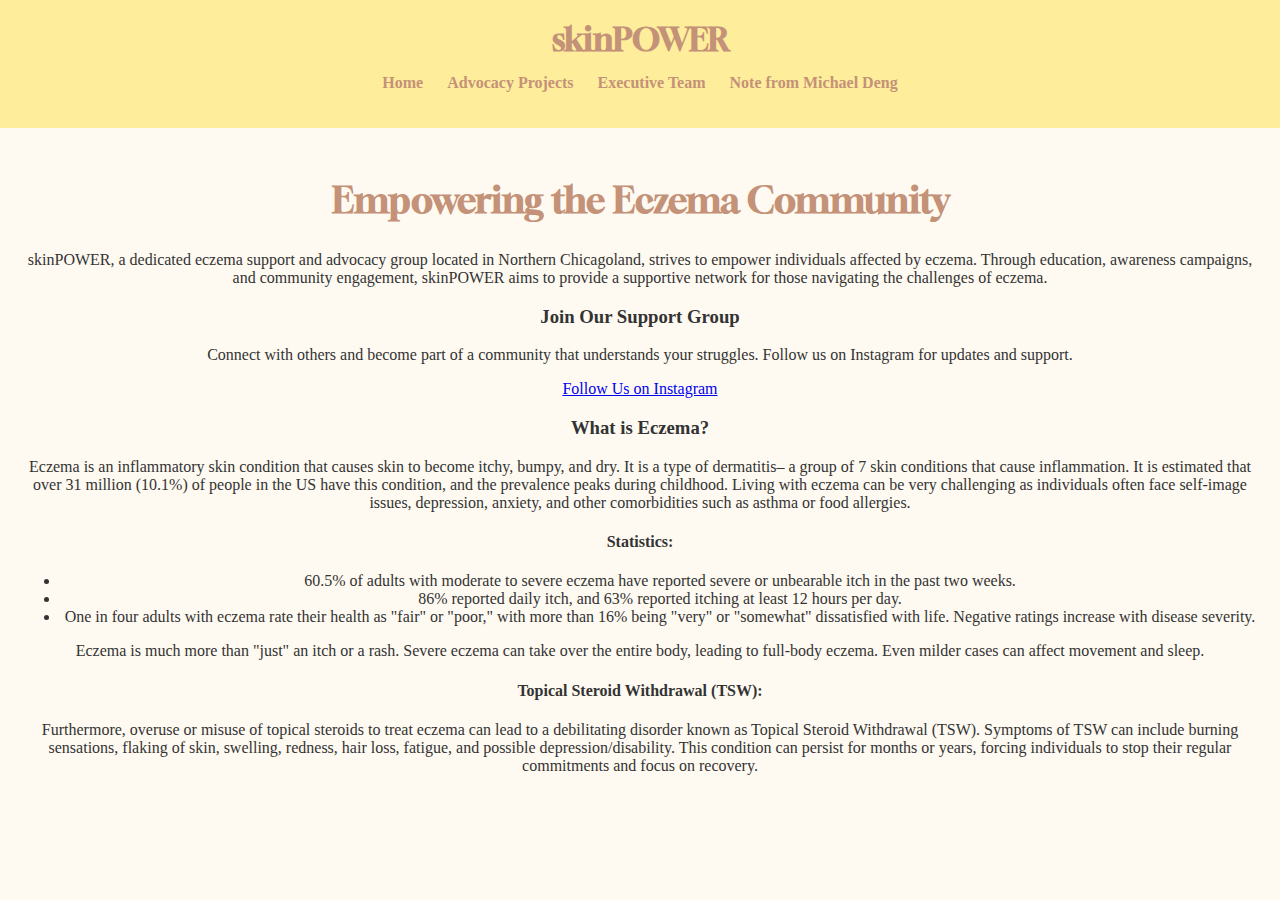
<file: index.html>
<!DOCTYPE html>
<html lang="en">
<head>
    <meta charset="UTF-8">
    <meta name="viewport" content="width=device-width, initial-scale=1.0">
    <title>skinPOWER - Empowering the Eczema Community</title>
    <link href="https://fonts.googleapis.com/css2?family=Gloock&family=Georgia&display=swap" rel="stylesheet">
    <link rel="stylesheet" href="styles.css">
</head>
<body>
    <header>
        <div class="logo">
            <h1>skinPOWER</h1>
        </div>
        <nav>
           <ul>
                <li><a href="index.html">Home</a></li>
                <li><a href="projects.html">Advocacy Projects</a></li>
                <li><a href="exec.html">Executive Team</a></li>
                <li><a href="editor.html">Note from Michael Deng</a></li>
            </ul>
        </nav>
    </header>

    <main>
        <section class="hero">
            <h2>Empowering the Eczema Community</h2>
            <p>skinPOWER, a dedicated eczema support and advocacy group located in Northern Chicagoland, strives to empower individuals affected by eczema. Through education, awareness campaigns, and community engagement, skinPOWER aims to provide a supportive network for those navigating the challenges of eczema.</p>
        </section>

        <section class="join-us">
            <h3>Join Our Support Group</h3>
            <p>Connect with others and become part of a community that understands your struggles. Follow us on Instagram for updates and support.</p>
            <a href="https://www.instagram.com" target="_blank" class="btn">Follow Us on Instagram</a>
        </section>

        <section class="eczema-info">
            <h3>What is Eczema?</h3>
            <p>Eczema is an inflammatory skin condition that causes skin to become itchy, bumpy, and dry. It is a type of dermatitis– a group of 7 skin conditions that cause inflammation. It is estimated that over 31 million (10.1%) of people in the US have this condition, and the prevalence peaks during childhood. Living with eczema can be very challenging as individuals often face self-image issues, depression, anxiety, and other comorbidities such as asthma or food allergies.</p>

            <h4>Statistics:</h4>
            <ul>
                <li>60.5% of adults with moderate to severe eczema have reported severe or unbearable itch in the past two weeks.</li>
                <li>86% reported daily itch, and 63% reported itching at least 12 hours per day.</li>
                <li>One in four adults with eczema rate their health as "fair" or "poor," with more than 16% being "very" or "somewhat" dissatisfied with life. Negative ratings increase with disease severity.</li>
            </ul>

            <p>Eczema is much more than "just" an itch or a rash. Severe eczema can take over the entire body, leading to full-body eczema. Even milder cases can affect movement and sleep.</p>

            <h4>Topical Steroid Withdrawal (TSW):</h4>
            <p>Furthermore, overuse or misuse of topical steroids to treat eczema can lead to a debilitating disorder known as Topical Steroid Withdrawal (TSW). Symptoms of TSW can include burning sensations, flaking of skin, swelling, redness, hair loss, fatigue, and possible depression/disability. This condition can persist for months or years, forcing individuals to stop their regular commitments and focus on recovery.</p>
        </section>
    </main>

  
    <script src="script.js"></script>
</body>
</html>
</file>
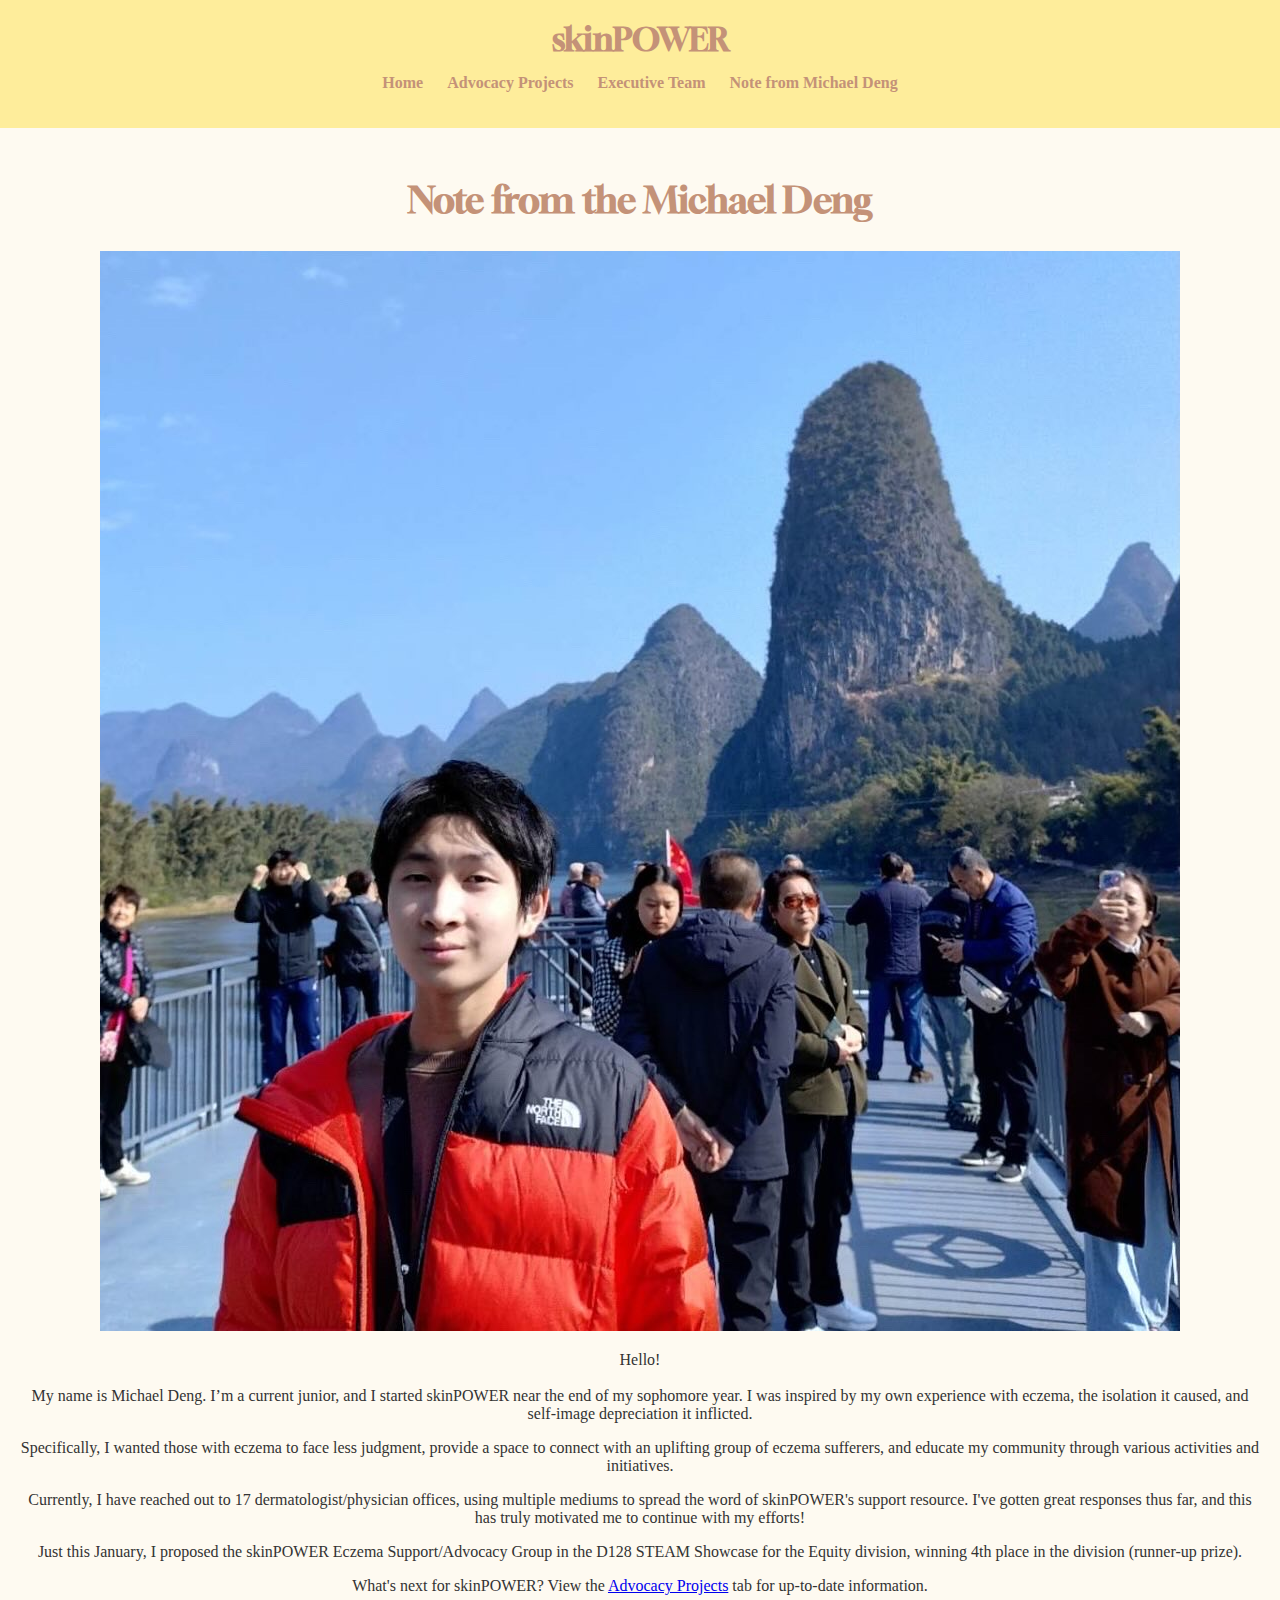
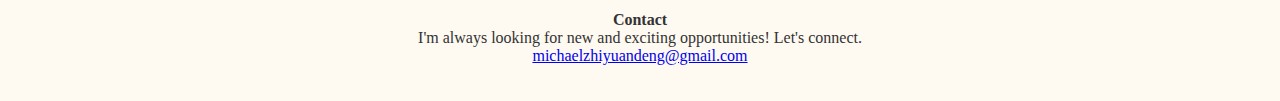
<file: editor.html>
<!DOCTYPE html>
<html lang="en">
<head>
    <meta charset="UTF-8">
    <meta name="viewport" content="width=device-width, initial-scale=1.0">
    <title>Note from the Editor - skinPOWER</title>
    <link href="https://fonts.googleapis.com/css2?family=Gloock&family=Georgia&display=swap" rel="stylesheet">
    <link rel="stylesheet" href="styles.css">
</head>
<body>
    <header>
        <div class="logo">
            <h1>skinPOWER</h1>
        </div>
        <nav>
            <ul>
                <li><a href="index.html">Home</a></li>
                <li><a href="projects.html">Advocacy Projects</a></li>
                <li><a href="exec.html">Executive Team</a></li>
                <li><a href="editor.html">Note from Michael Deng</a></li>
            </ul>
        </nav>
    </header>

    <main>
        <section class="note-from-editor">
            <h2>Note from the Michael Deng</h2>
            <div class="editor-content">
                <!-- Image on the left -->
                <div class="editor-image">
                    <img src="michael.jpeg" alt="Editor Image">
                </div>
                <!-- Text on the right -->
                <div class="editor-text">
                    <p>Hello!<br><br>My name is Michael Deng. I’m a current junior, and I started skinPOWER near the end of my sophomore year. I was inspired by my own experience with eczema, the isolation it caused, and self-image depreciation it inflicted.</p>
                    <p>Specifically, I wanted those with eczema to face less judgment, provide a space to connect with an uplifting group of eczema sufferers, and educate my community through various activities and initiatives.</p>
                    <p>Currently, I have reached out to 17 dermatologist/physician offices, using multiple mediums to spread the word of skinPOWER's support resource. I've gotten great responses thus far, and this has truly motivated me to continue with my efforts!</p>
                    <p>Just this January, I proposed the skinPOWER Eczema Support/Advocacy Group in the D128 STEAM Showcase for the Equity division, winning 4th place in the division (runner-up prize).</p>
                    <p>What's next for skinPOWER? View the <a href="projects.html">Advocacy Projects</a> tab for up-to-date information.</p>
                    <p><strong>Contact</strong><br>I'm always looking for new and exciting opportunities! Let's connect.<br><a href="mailto:michaelzhiyuandeng@gmail.com">michaelzhiyuandeng@gmail.com</a></p>
                </div>
            </div>
        </section>
    </main>

   

    <script src="script.js"></script>
</body>
</html>
</file>
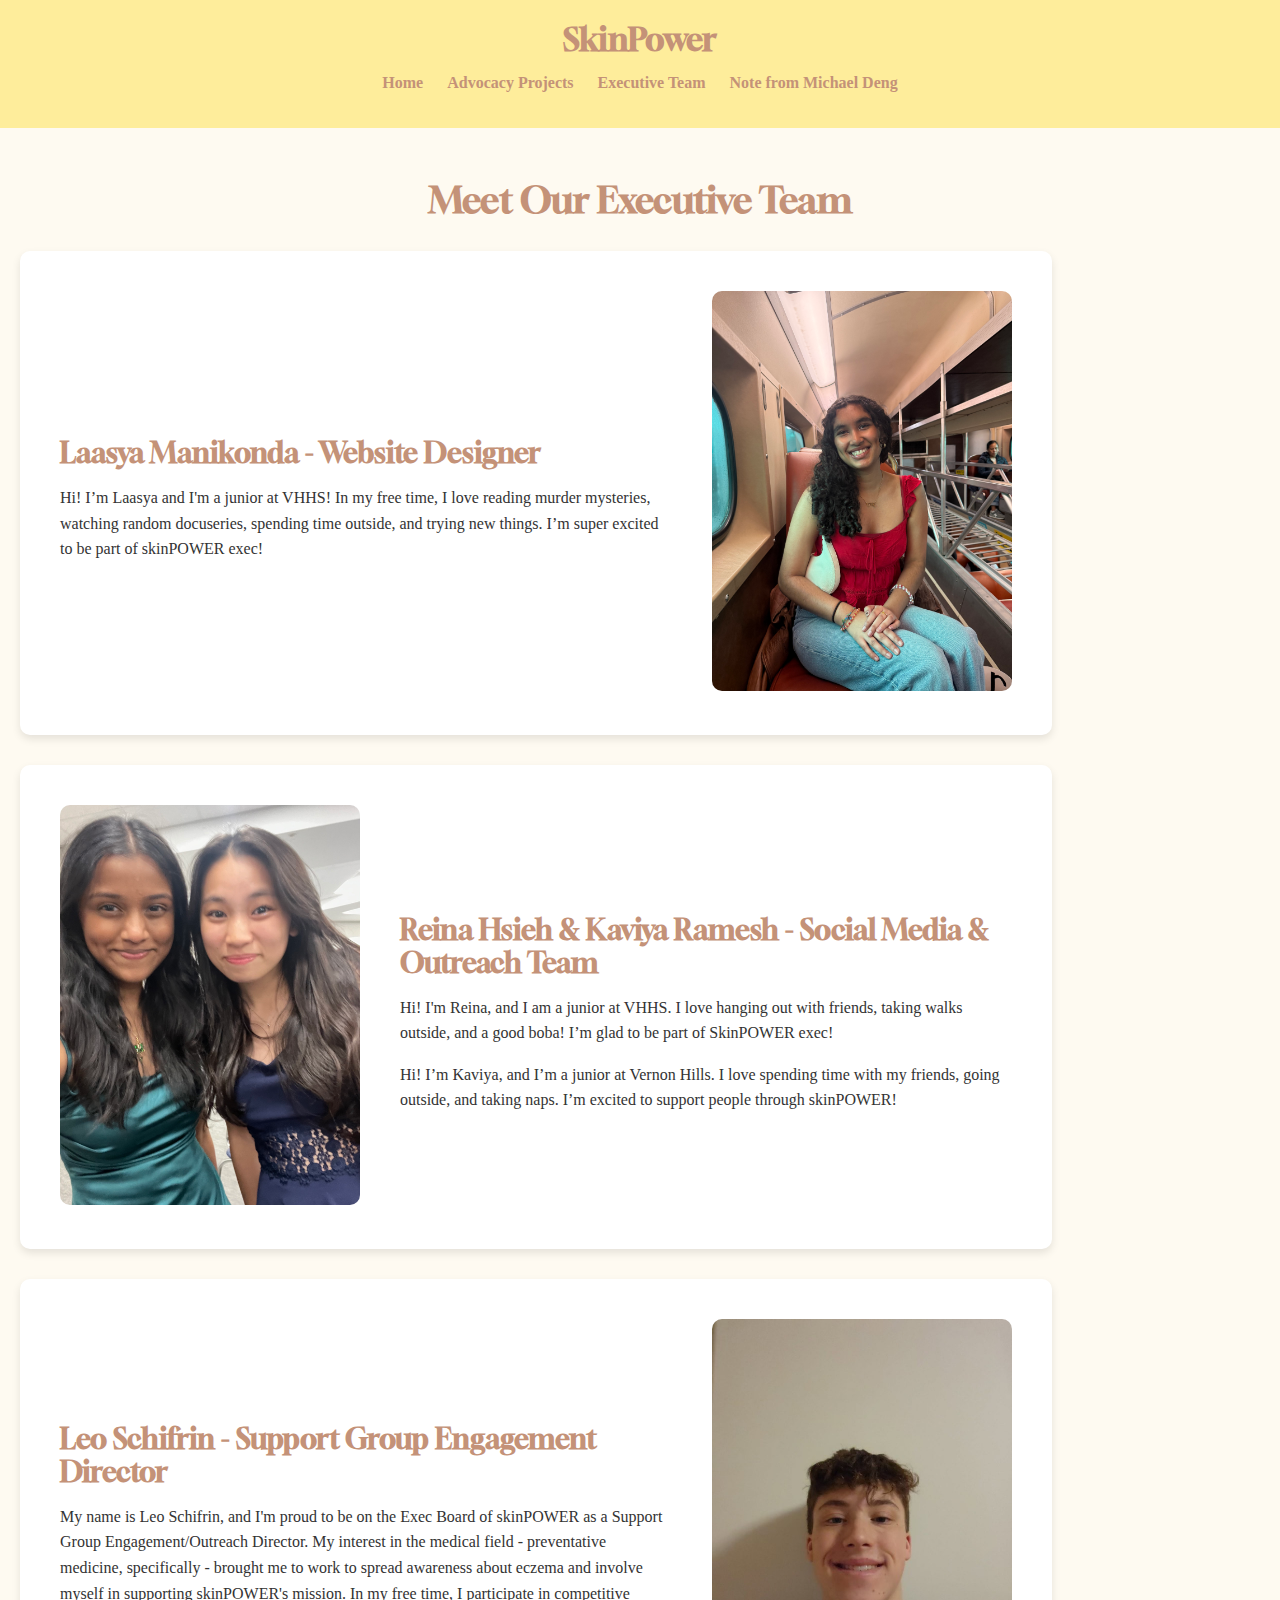
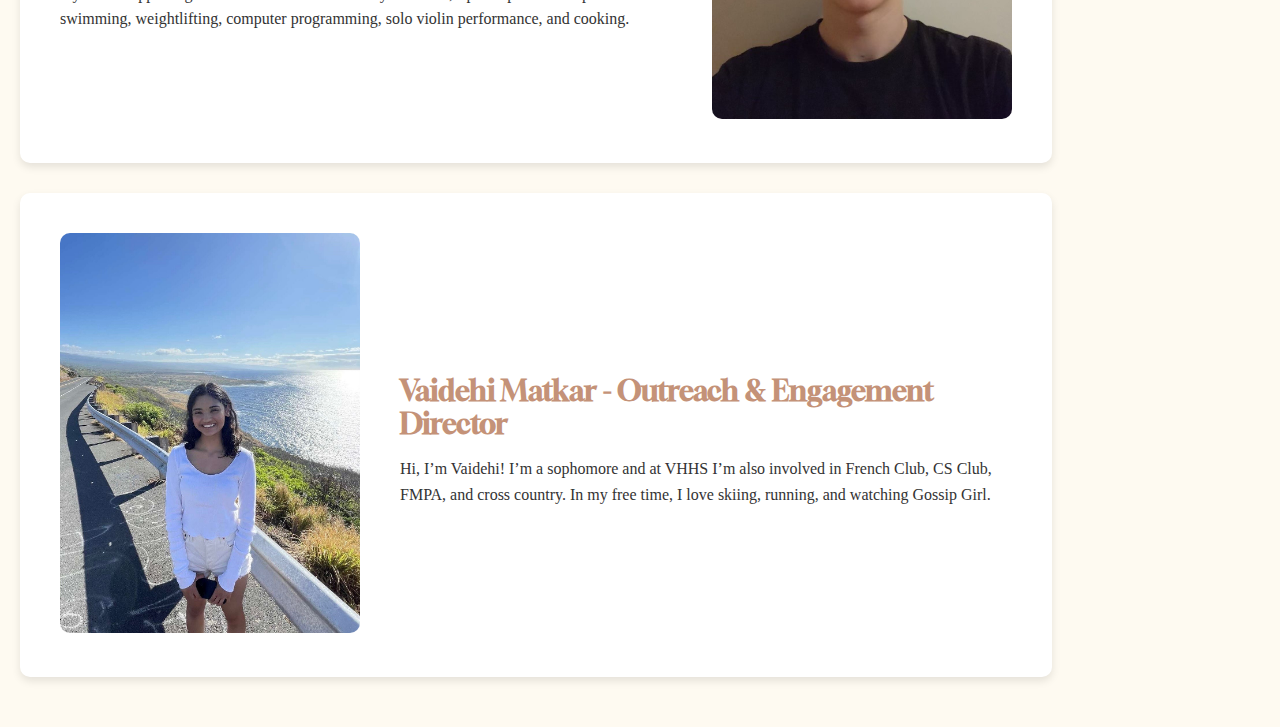
<file: exec.html>
<!DOCTYPE html>
<html lang="en">
<head>
    <meta charset="UTF-8">
    <meta name="viewport" content="width=device-width, initial-scale=1.0">
    <title>Executive Team</title>
    <link href="https://fonts.googleapis.com/css2?family=Gloock&family=Georgia&display=swap" rel="stylesheet">
    <link rel="stylesheet" href="styles.css">
</head>
<body>
    <header>
        <div class="logo">
            <h1>SkinPower</h1>
        </div>
        <nav>
            <ul>
                <li><a href="index.html">Home</a></li>
                <li><a href="projects.html">Advocacy Projects</a></li>
                <li><a href="exec.html">Executive Team</a></li>
                <li><a href="editor.html">Note from Michael Deng</a></li>
            </ul>
        </nav>
    </header>

    <main>
        <section class="team">
            <h2>Meet Our Executive Team</h2>

            <!-- First Team Member: Image on Right, Text on Left -->
            <div class="team-member alternate-layout">
                <div class="text">
                    <h3>Laasya Manikonda - Website Designer</h3>
                    <p>Hi! I’m Laasya and I'm a junior at VHHS! In my free time, I love reading murder mysteries, watching random docuseries, spending time outside, and trying new things. I’m super excited to be part of skinPOWER exec!</p>
                </div>
                <div class="image">
                    <img src="LA.jpeg" alt="Laasya Manikonda">
                </div>
            </div>

            <!-- Second Team Member: Text on Right, Image on Left -->
            <div class="team-member alternate-layout reverse">
                <div class="text">
                    <h3>Reina Hsieh & Kaviya Ramesh - Social Media & Outreach Team</h3>
                    <p>Hi! I'm Reina, and I am a junior at VHHS. I love hanging out with friends, taking walks outside, and a good boba! I’m glad to be part of SkinPOWER exec!</p>
                    <p>Hi! I’m Kaviya, and I’m a junior at Vernon Hills. I love spending time with my friends, going outside, and taking naps. I’m excited to support people through skinPOWER!</p>
                </div>
                <div class="image">
                    <img src="KAR.jpeg" alt="Reina Hsieh & Kaviya Ramesh">
                </div>
            </div>

            <!-- Third Team Member: Image on Right, Text on Left -->
            <div class="team-member alternate-layout">
                <div class="text">
                    <h3>Leo Schifrin - Support Group Engagement Director</h3>
                    <p>My name is Leo Schifrin, and I'm proud to be on the Exec Board of skinPOWER as a Support Group Engagement/Outreach Director. My interest in the medical field - preventative medicine, specifically - brought me to work to spread awareness about eczema and involve myself in supporting skinPOWER's mission. In my free time, I participate in competitive swimming, weightlifting, computer programming, solo violin performance, and cooking.</p>
                </div>
                <div class="image">
                    <img src="LE.jpeg" alt="Leo Schifrin">
                </div>
            </div>

            <!-- Fourth Team Member: Text on Right, Image on Left -->
            <div class="team-member alternate-layout reverse">
                <div class="text">
                    <h3>Vaidehi Matkar - Outreach & Engagement Director</h3>
                    <p>Hi, I’m Vaidehi! I’m a sophomore and at VHHS I’m also involved in French Club, CS Club, FMPA, and cross country. In my free time, I love skiing, running, and watching Gossip Girl.</p>
                </div>
                <div class="image">
                    <img src="VAI.jpeg" alt="Vaidehi Matkar">
                </div>
            </div>
        </section>
    </main>

    <script src="script.js"></script>
</body>
</html>
</file>
<file: styles.css>
/* General Body Styles */
body {
    font-family: 'Georgia', serif;
    background-color: #fefaf1; /* Background color */
    color: #333;
    margin: 0;
    padding: 0;
}

header {
    background-color: #feed9b; /* Secondary color */
    padding: 20px 0;
    text-align: center;
}

header h1 {
    font-family: 'Gloock', serif;
    color: #c49278; /* Logo color */
    margin: 0;
}

nav ul {
    list-style: none;
    padding: 0;
}

nav ul li {
    display: inline;
    margin: 0 10px;
}

nav ul li a {
    text-decoration: none;
    color: #c49278; /* Accent color */
    font-weight: bold;
}

/* Main Content */
main {
    padding: 20px;
    text-align: center;
}

.team {
    margin-top: 20px;
}

h2 {
    font-family: 'Gloock', serif;
    color: #c49278; /* Accent color */
    font-size: 36px;
    margin-bottom: 30px;
}

.team-member {
    display: flex;
    flex-wrap: wrap;
    justify-content: center;
    align-items: center;
    margin: 30px 0;
    padding: 20px;
    background-color: #fff;
    border-radius: 10px;
    box-shadow: 0 4px 8px rgba(0, 0, 0, 0.1);
    width: 80%;
}

.team-member .text {
    flex: 1;
    padding: 20px;
    text-align: left;
}

.team-member h3 {
    font-family: 'Gloock', serif;
    color: #c49278; /* Accent color */
    font-size: 28px;
    margin-bottom: 10px;
}

.team-member p {
    font-size: 16px;
    line-height: 1.6;
}

.team-member .image {
    flex: 1;
    max-width: 300px;
    margin: 20px;
}

.team-member img {
    width: 100%;
    height: auto;
    border-radius: 10px;
    object-fit: cover; /* Ensures the images don't stretch */
}

/* Reverse Layout for Alternating Image/Text */
.team-member.reverse {
    flex-direction: row-reverse;
}

footer {
    background-color: #feed9b; /* Secondary color */
    text-align: center;
    padding: 10px;
    margin-top: 30px;
}

footer p {
    color: #333;
    font-size: 14px;
}

/* Responsive Design */
@media (max-width: 768px) {
    .team-member {
        flex-direction: column;
        width: 100%;
    }

    .team-member .text,
    .team-member .image {
        max-width: 100%;
        text-align: center;
    }

    .team-member .image img {
        max-width: 80%;
        margin: 0 auto;
    }
}
</file>
